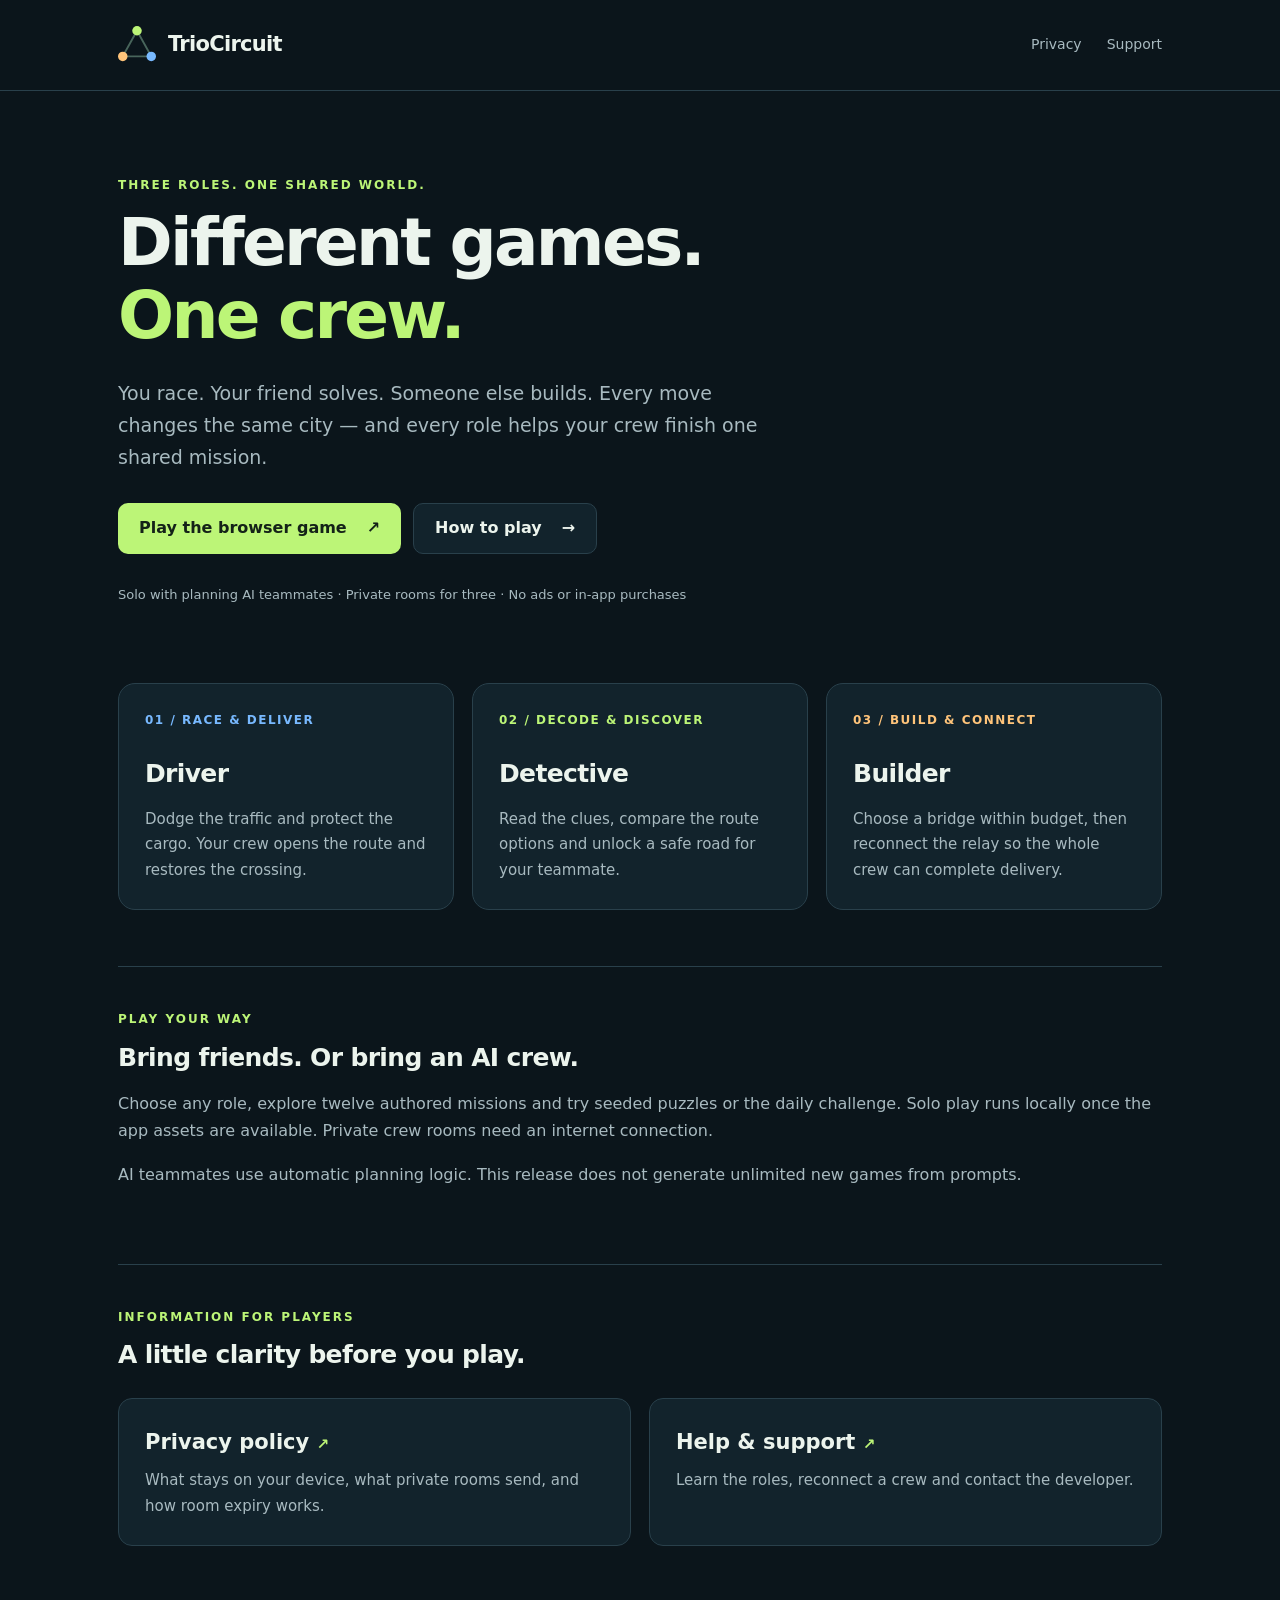
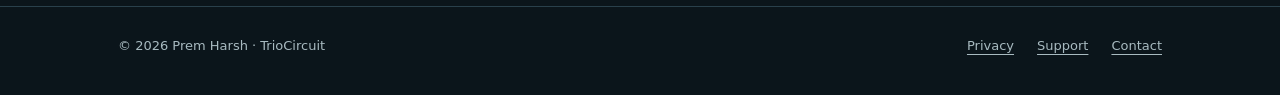
<file: index.html>
<!doctype html>
<html lang="en"><head><meta charset="utf-8"><meta name="viewport" content="width=device-width, initial-scale=1"><meta name="description" content="TrioCircuit: different games, one crew. Official game information, privacy policy and player support."><meta name="theme-color" content="#0b151b"><title>TrioCircuit — Different games. One crew.</title><link rel="stylesheet" href="./styles.css"></head><body>
<a class="skip" href="#main">Skip to content</a><header class="topbar"><div class="wrap"><a class="brand" href="./" aria-label="TrioCircuit home"><svg viewBox="0 0 40 40" aria-hidden="true"><path d="M20 5 35 32H5Z" fill="none" stroke="#48655b" stroke-width="2"/><circle cx="20" cy="5" r="5" fill="#bcf577"/><circle cx="35" cy="32" r="5" fill="#78b9ff"/><circle cx="5" cy="32" r="5" fill="#ffc47a"/></svg>TrioCircuit</a><nav class="nav" aria-label="Main navigation"><a href="./privacy.html">Privacy</a><a href="./support.html">Support</a></nav></div></header>
<main id="main" class="wrap"><section class="hero"><p class="eyebrow">Three roles. One shared world.</p><h1>Different games.<br><em>One crew.</em></h1><p class="intro">You race. Your friend solves. Someone else builds. Every move changes the same city — and every role helps your crew finish one shared mission.</p><div class="actions"><a class="button" href="https://triocircuit.premharsh-official.chatgpt.site/">Play the browser game <span aria-hidden="true">↗</span></a><a class="button secondary" href="./support.html">How to play <span aria-hidden="true">→</span></a></div><p class="tags">Solo with planning AI teammates · Private rooms for three · No ads or in-app purchases</p></section>
<section aria-label="Choose your role" class="cards"><div class="card" style="--accent:var(--blue)"><div class="number">01 / RACE &amp; DELIVER</div><h2>Driver</h2><p>Dodge the traffic and protect the cargo. Your crew opens the route and restores the crossing.</p></div><div class="card" style="--accent:var(--green)"><div class="number">02 / DECODE &amp; DISCOVER</div><h2>Detective</h2><p>Read the clues, compare the route options and unlock a safe road for your teammate.</p></div><div class="card" style="--accent:var(--orange)"><div class="number">03 / BUILD &amp; CONNECT</div><h2>Builder</h2><p>Choose a bridge within budget, then reconnect the relay so the whole crew can complete delivery.</p></div></section>
<section class="section"><p class="eyebrow">Play your way</p><h2>Bring friends. Or bring an AI crew.</h2><p class="muted">Choose any role, explore twelve authored missions and try seeded puzzles or the daily challenge. Solo play runs locally once the app assets are available. Private crew rooms need an internet connection.</p><p class="muted">AI teammates use automatic planning logic. This release does not generate unlimited new games from prompts.</p></section><section class="section"><p class="eyebrow">Information for players</p><h2>A little clarity before you play.</h2><div class="links"><a class="link-card" href="./privacy.html"><strong>Privacy policy <span aria-hidden="true" style="display:inline;color:var(--green)">↗</span></strong><span>What stays on your device, what private rooms send, and how room expiry works.</span></a><a class="link-card" href="./support.html"><strong>Help &amp; support <span aria-hidden="true" style="display:inline;color:var(--green)">↗</span></strong><span>Learn the roles, reconnect a crew and contact the developer.</span></a></div></section></main>
<footer class="footer"><div class="wrap"><span>© 2026 Prem Harsh · TrioCircuit</span><nav aria-label="Footer"><a href="./privacy.html">Privacy</a><a href="./support.html">Support</a><a href="mailto:premharsh.official@gmail.com">Contact</a></nav></div></footer></body></html>
</file>
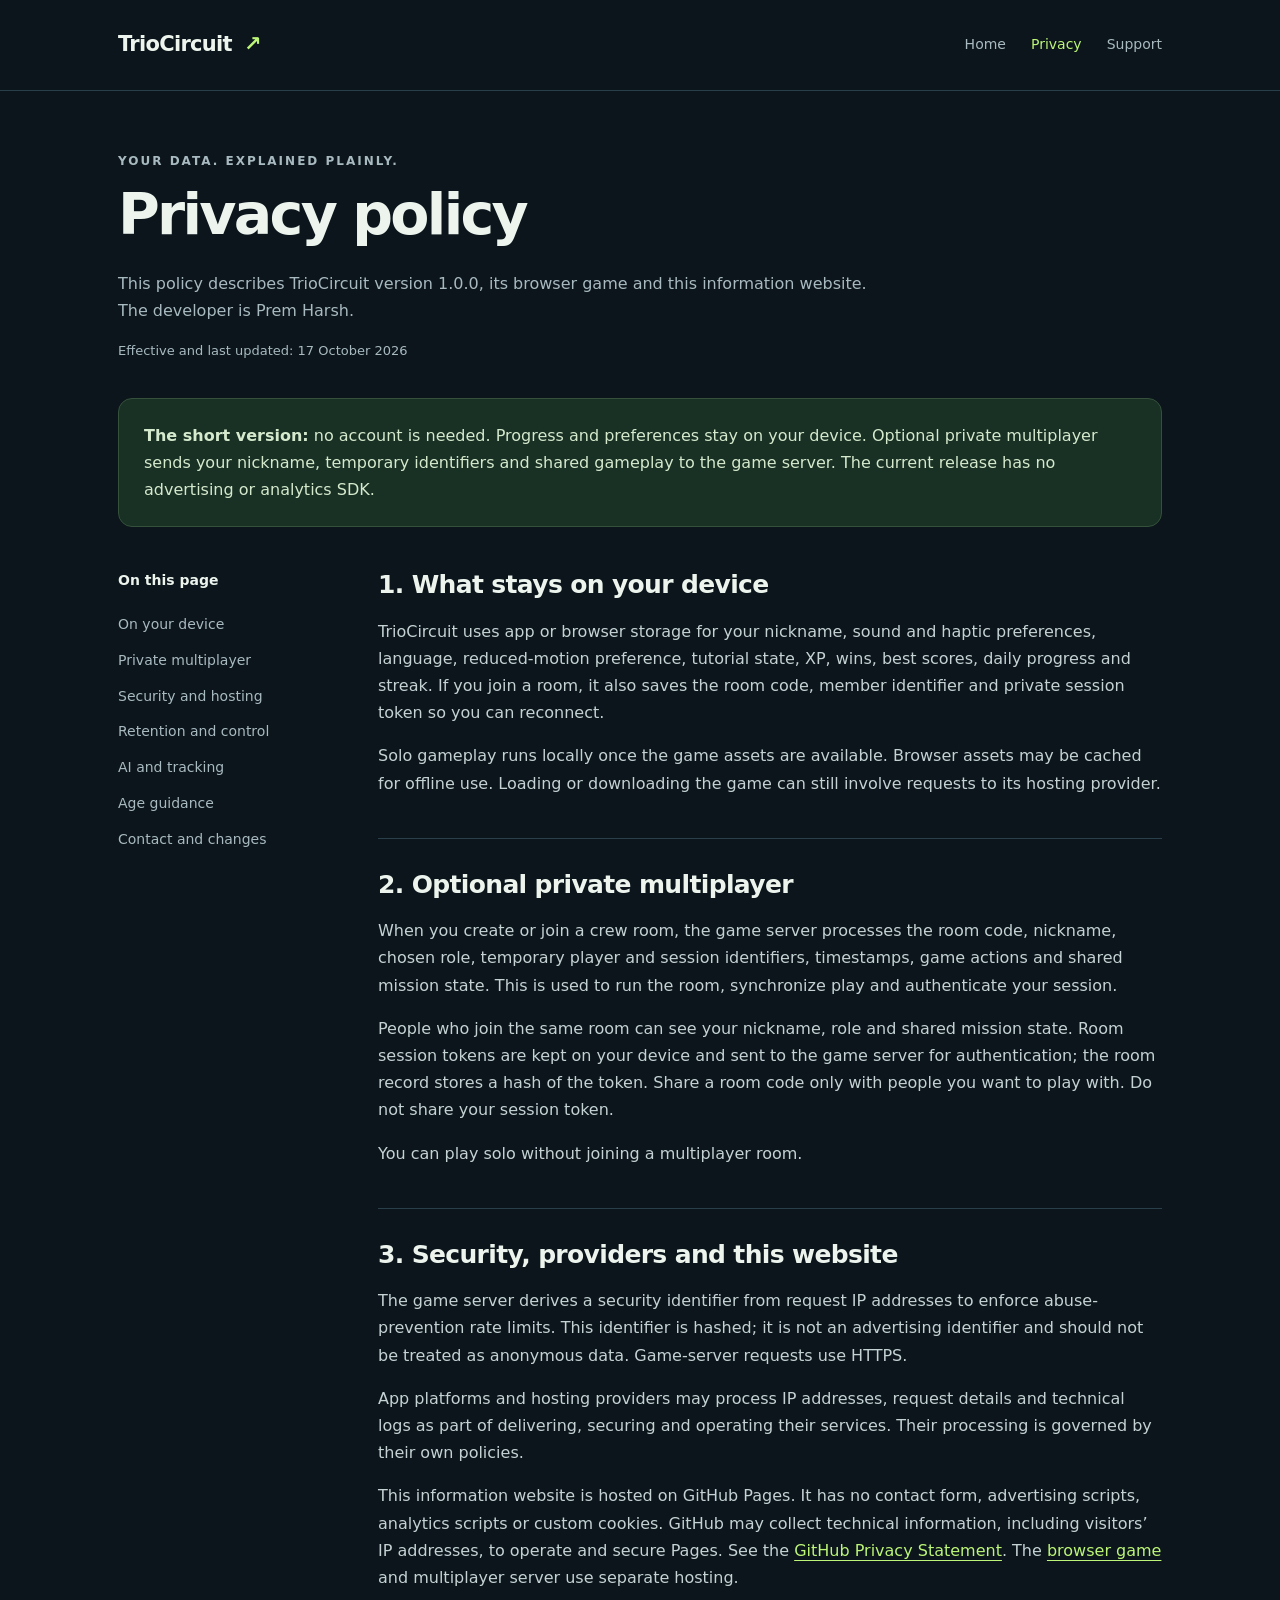
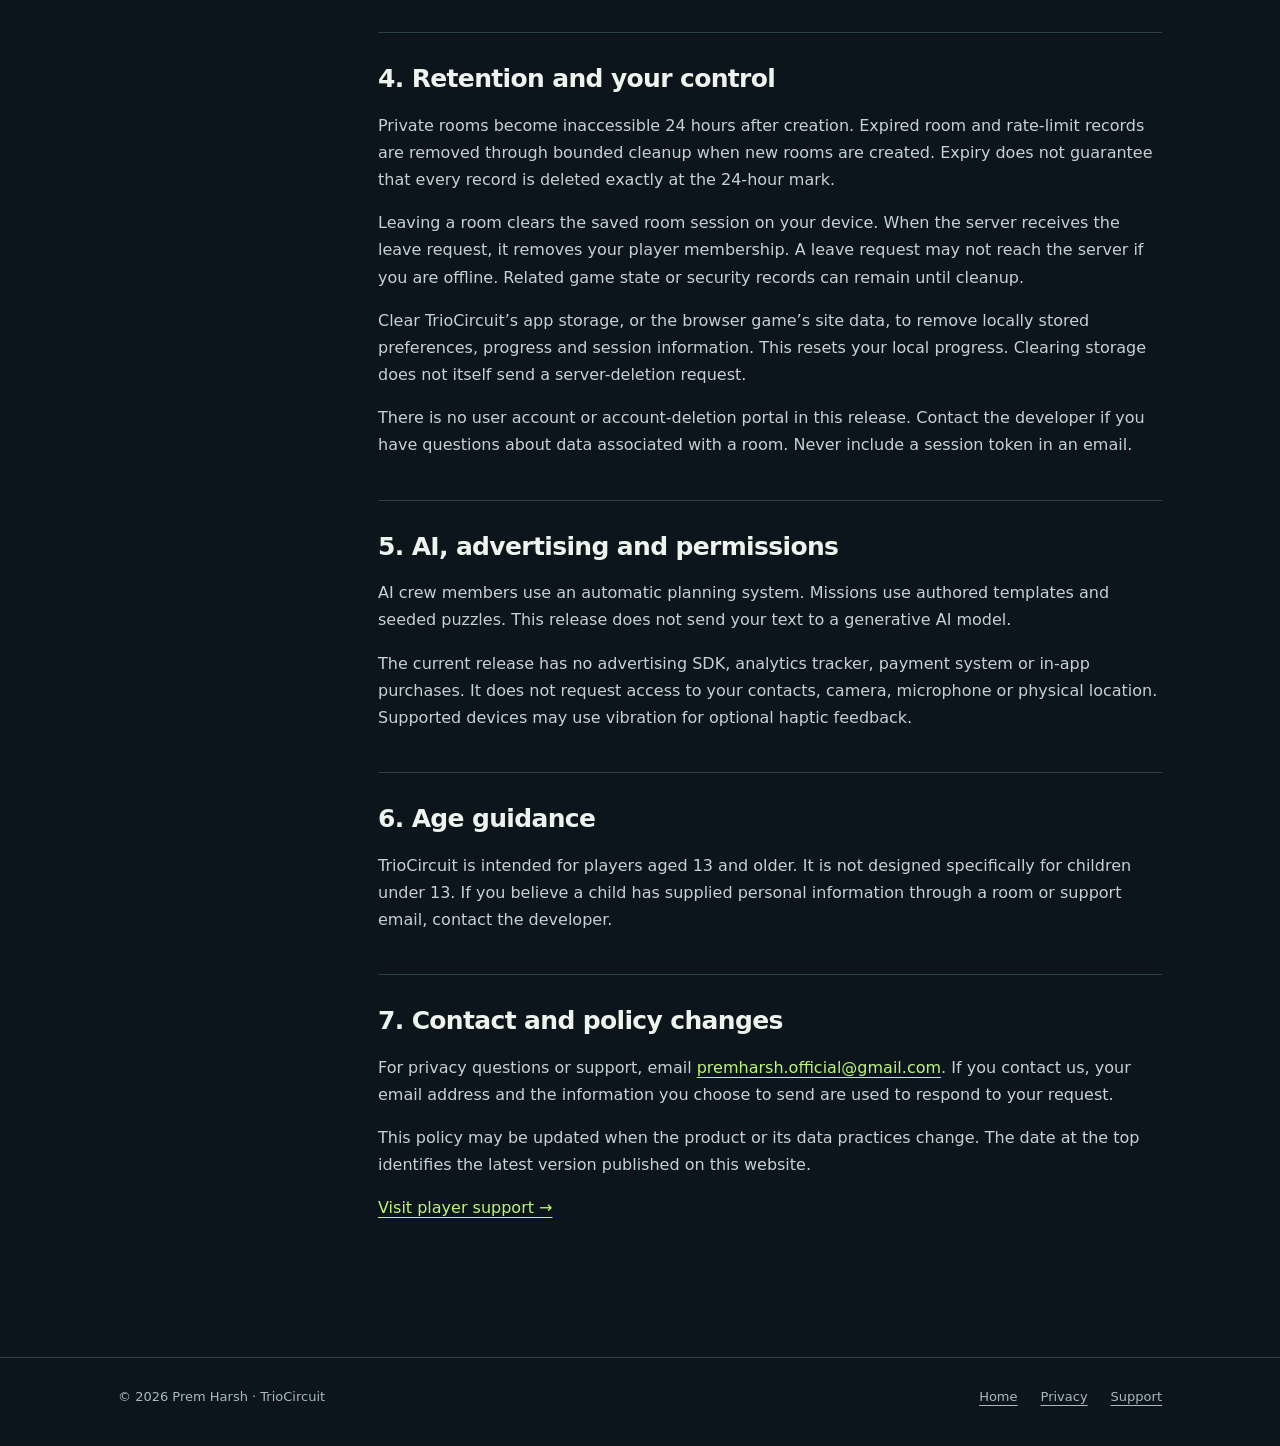
<file: privacy.html>
<!doctype html>
<html lang="en"><head><meta charset="utf-8"><meta name="viewport" content="width=device-width, initial-scale=1"><meta name="description" content="TrioCircuit privacy policy: local progress, optional multiplayer rooms, security identifiers, hosting and your choices."><meta name="theme-color" content="#0b151b"><title>Privacy Policy — TrioCircuit</title><link rel="stylesheet" href="./styles.css"></head><body>
<a class="skip" href="#main">Skip to content</a><header class="topbar"><div class="wrap"><a class="brand" href="./">TrioCircuit <span aria-hidden="true" style="color:var(--green)">↗</span></a><nav class="nav" aria-label="Main navigation"><a href="./">Home</a><a href="./privacy.html" aria-current="page">Privacy</a><a href="./support.html">Support</a></nav></div></header>
<main id="main" class="wrap"><div class="page-head"><p class="eyebrow">Your data. Explained plainly.</p><h1>Privacy policy</h1><p>This policy describes TrioCircuit version 1.0.0, its browser game and this information website. The developer is Prem Harsh.</p><div class="meta">Effective and last updated: 17 October 2026</div></div><div class="summary"><p><strong>The short version:</strong> no account is needed. Progress and preferences stay on your device. Optional private multiplayer sends your nickname, temporary identifiers and shared gameplay to the game server. The current release has no advertising or analytics SDK.</p></div>
<div class="document-layout"><nav class="toc" aria-label="Policy contents"><strong>On this page</strong><a href="#local">On your device</a><a href="#rooms">Private multiplayer</a><a href="#security">Security and hosting</a><a href="#retention">Retention and control</a><a href="#ai">AI and tracking</a><a href="#children">Age guidance</a><a href="#contact">Contact and changes</a></nav><article>
<section id="local"><h2>1. What stays on your device</h2><p>TrioCircuit uses app or browser storage for your nickname, sound and haptic preferences, language, reduced-motion preference, tutorial state, XP, wins, best scores, daily progress and streak. If you join a room, it also saves the room code, member identifier and private session token so you can reconnect.</p><p>Solo gameplay runs locally once the game assets are available. Browser assets may be cached for offline use. Loading or downloading the game can still involve requests to its hosting provider.</p></section>
<section id="rooms"><h2>2. Optional private multiplayer</h2><p>When you create or join a crew room, the game server processes the room code, nickname, chosen role, temporary player and session identifiers, timestamps, game actions and shared mission state. This is used to run the room, synchronize play and authenticate your session.</p><p>People who join the same room can see your nickname, role and shared mission state. Room session tokens are kept on your device and sent to the game server for authentication; the room record stores a hash of the token. Share a room code only with people you want to play with. Do not share your session token.</p><p>You can play solo without joining a multiplayer room.</p></section>
<section id="security"><h2>3. Security, providers and this website</h2><p>The game server derives a security identifier from request IP addresses to enforce abuse-prevention rate limits. This identifier is hashed; it is not an advertising identifier and should not be treated as anonymous data. Game-server requests use HTTPS.</p><p>App platforms and hosting providers may process IP addresses, request details and technical logs as part of delivering, securing and operating their services. Their processing is governed by their own policies.</p><p>This information website is hosted on GitHub Pages. It has no contact form, advertising scripts, analytics scripts or custom cookies. GitHub may collect technical information, including visitors’ IP addresses, to operate and secure Pages. See the <a href="https://docs.github.com/en/site-policy/privacy-policies/github-privacy-statement">GitHub Privacy Statement</a>. The <a href="https://triocircuit.premharsh-official.chatgpt.site/">browser game</a> and multiplayer server use separate hosting.</p></section>
<section id="retention"><h2>4. Retention and your control</h2><p>Private rooms become inaccessible 24 hours after creation. Expired room and rate-limit records are removed through bounded cleanup when new rooms are created. Expiry does not guarantee that every record is deleted exactly at the 24-hour mark.</p><p>Leaving a room clears the saved room session on your device. When the server receives the leave request, it removes your player membership. A leave request may not reach the server if you are offline. Related game state or security records can remain until cleanup.</p><p>Clear TrioCircuit’s app storage, or the browser game’s site data, to remove locally stored preferences, progress and session information. This resets your local progress. Clearing storage does not itself send a server-deletion request.</p><p>There is no user account or account-deletion portal in this release. Contact the developer if you have questions about data associated with a room. Never include a session token in an email.</p></section>
<section id="ai"><h2>5. AI, advertising and permissions</h2><p>AI crew members use an automatic planning system. Missions use authored templates and seeded puzzles. This release does not send your text to a generative AI model.</p><p>The current release has no advertising SDK, analytics tracker, payment system or in-app purchases. It does not request access to your contacts, camera, microphone or physical location. Supported devices may use vibration for optional haptic feedback.</p></section>
<section id="children"><h2>6. Age guidance</h2><p>TrioCircuit is intended for players aged 13 and older. It is not designed specifically for children under 13. If you believe a child has supplied personal information through a room or support email, contact the developer.</p></section>
<section id="contact"><h2>7. Contact and policy changes</h2><p>For privacy questions or support, email <a href="mailto:premharsh.official@gmail.com">premharsh.official@gmail.com</a>. If you contact us, your email address and the information you choose to send are used to respond to your request.</p><p>This policy may be updated when the product or its data practices change. The date at the top identifies the latest version published on this website.</p><p><a href="./support.html">Visit player support →</a></p></section>
</article></div></main><footer class="footer"><div class="wrap"><span>© 2026 Prem Harsh · TrioCircuit</span><nav aria-label="Footer"><a href="./">Home</a><a href="./privacy.html">Privacy</a><a href="./support.html">Support</a></nav></div></footer></body></html>
</file>
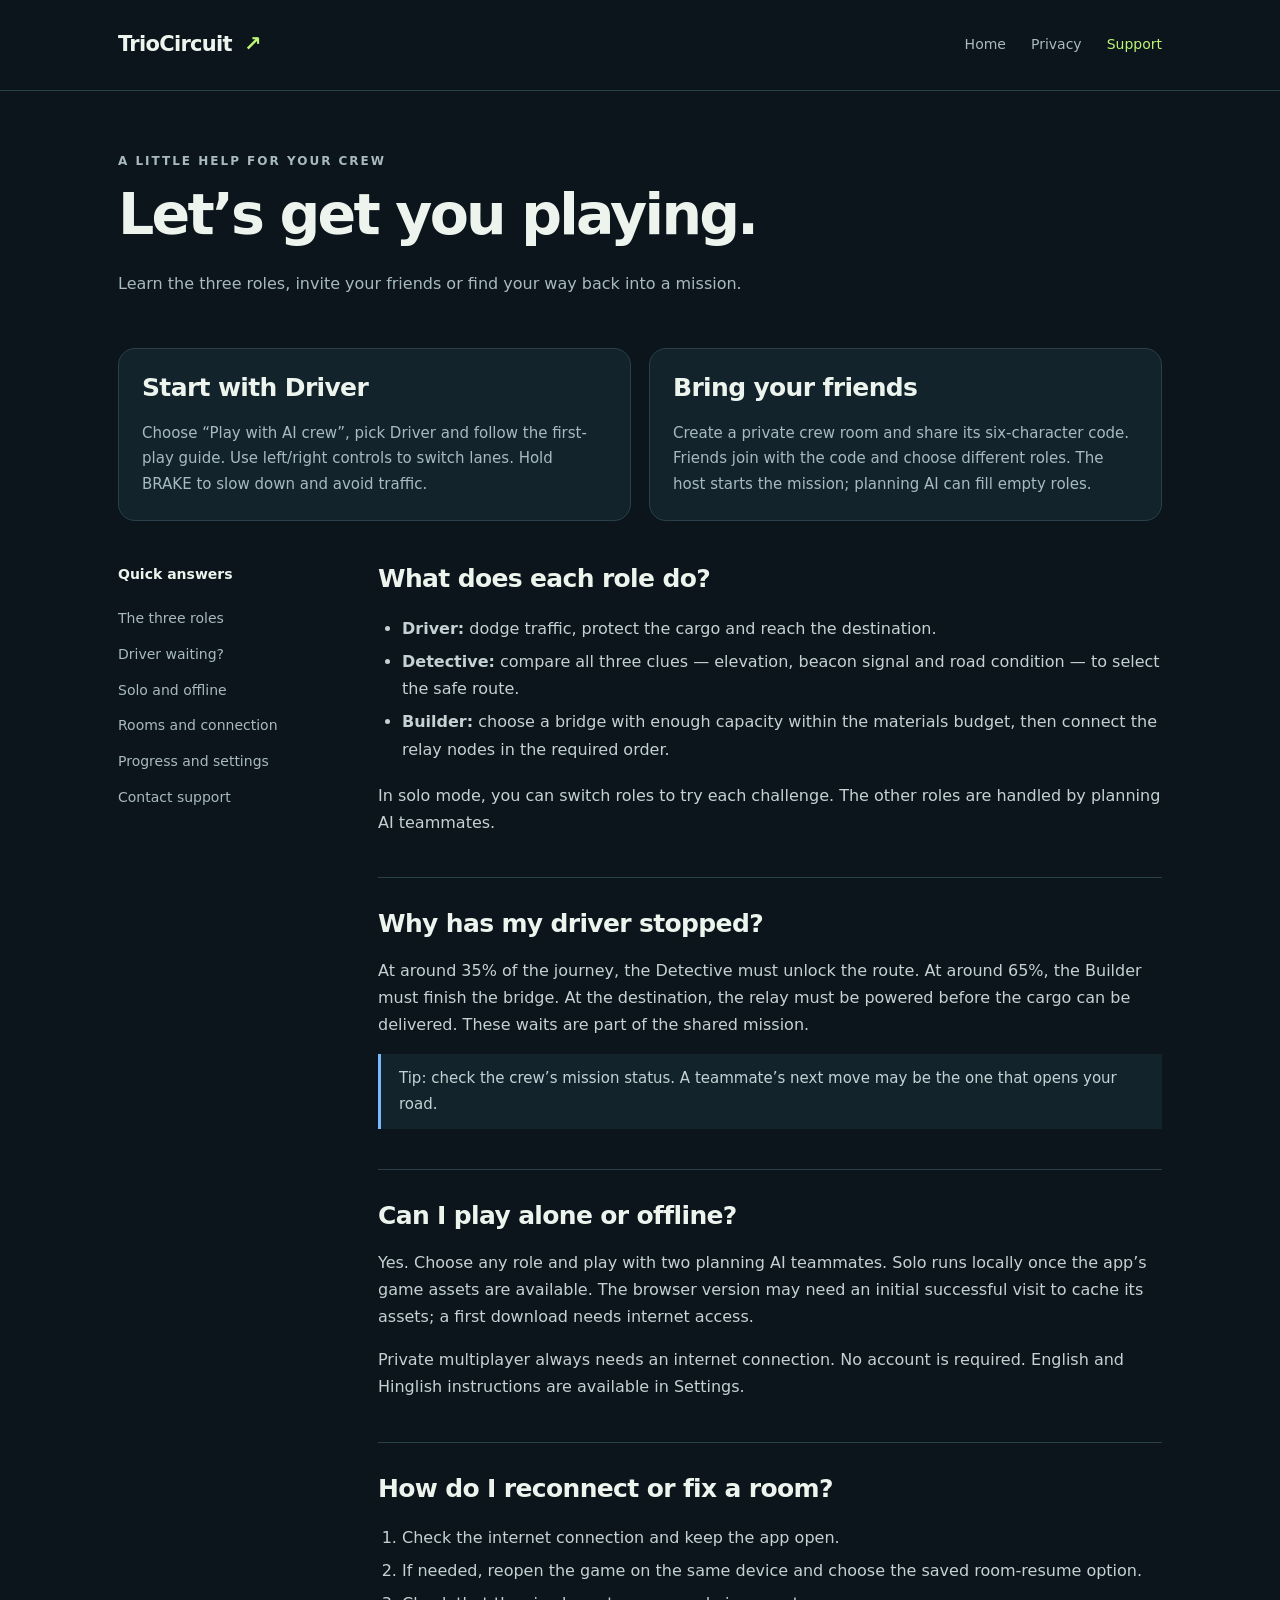
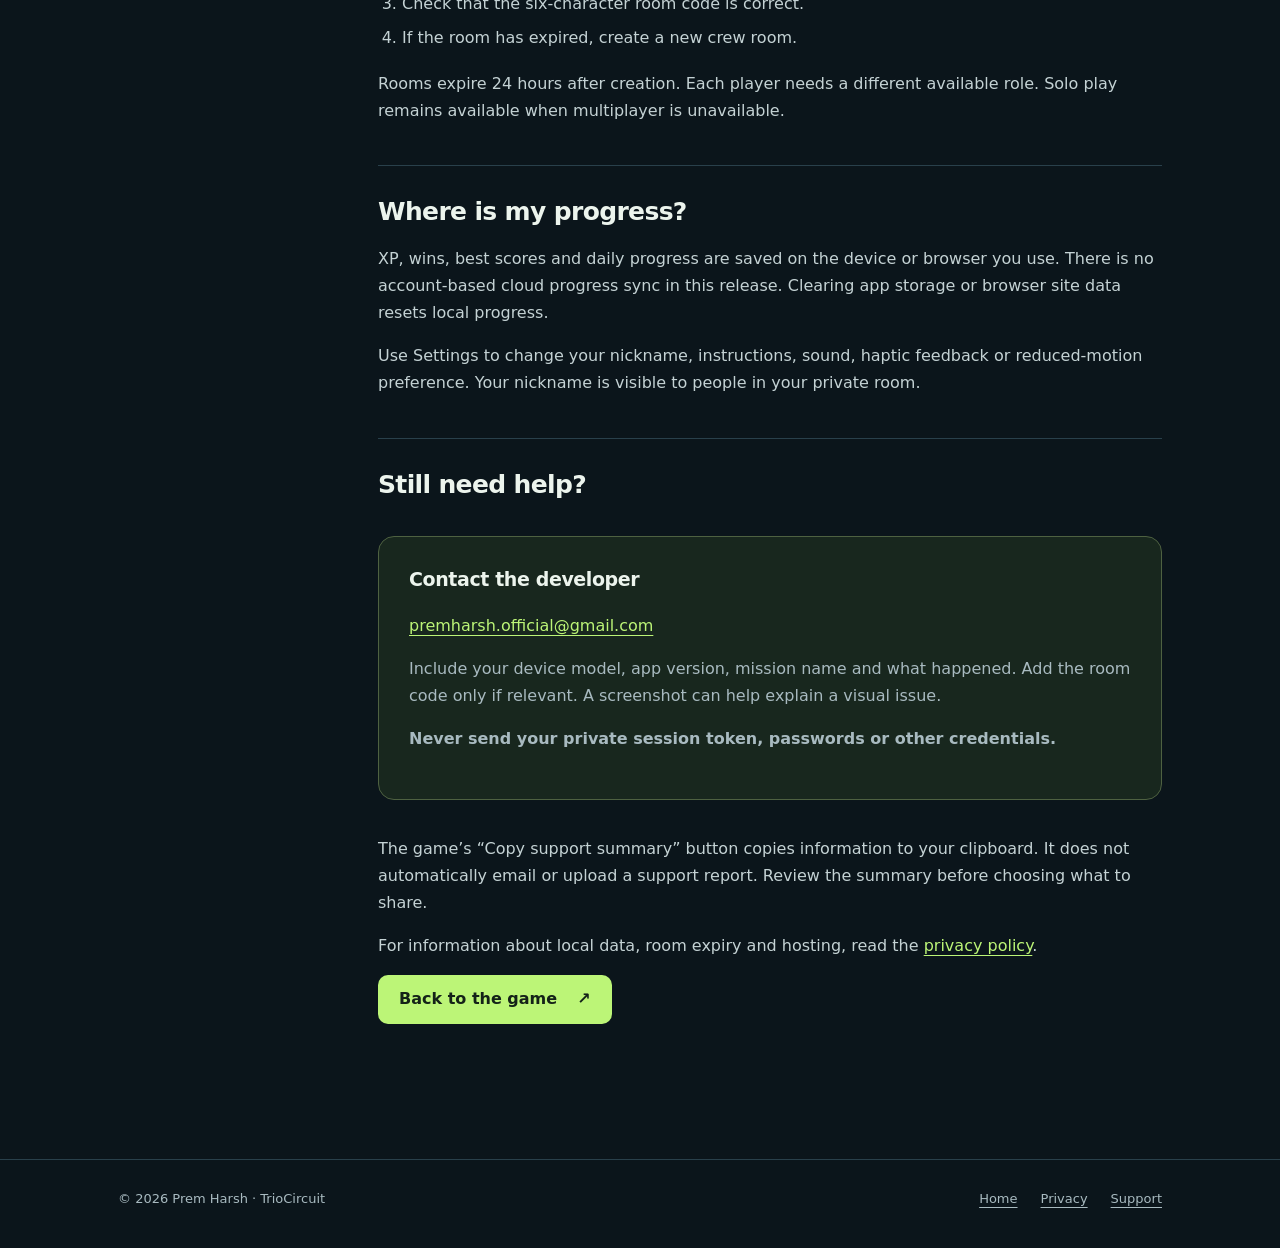
<file: support.html>
<!doctype html>
<html lang="en"><head><meta charset="utf-8"><meta name="viewport" content="width=device-width, initial-scale=1"><meta name="description" content="TrioCircuit player support: controls, private crew rooms, offline play, reconnection and contacting the developer."><meta name="theme-color" content="#0b151b"><title>Help &amp; Support — TrioCircuit</title><link rel="stylesheet" href="./styles.css"></head><body>
<a class="skip" href="#main">Skip to content</a><header class="topbar"><div class="wrap"><a class="brand" href="./">TrioCircuit <span aria-hidden="true" style="color:var(--green)">↗</span></a><nav class="nav" aria-label="Main navigation"><a href="./">Home</a><a href="./privacy.html">Privacy</a><a href="./support.html" aria-current="page">Support</a></nav></div></header>
<main id="main" class="wrap"><div class="page-head"><p class="eyebrow">A little help for your crew</p><h1>Let’s get you playing.</h1><p>Learn the three roles, invite your friends or find your way back into a mission.</p></div><div class="help-grid"><section class="card" style="--accent:var(--blue)"><h2>Start with Driver</h2><p>Choose “Play with AI crew”, pick Driver and follow the first-play guide. Use left/right controls to switch lanes. Hold BRAKE to slow down and avoid traffic.</p></section><section class="card" style="--accent:var(--green)"><h2>Bring your friends</h2><p>Create a private crew room and share its six-character code. Friends join with the code and choose different roles. The host starts the mission; planning AI can fill empty roles.</p></section></div>
<div class="document-layout"><nav class="toc" aria-label="Support contents"><strong>Quick answers</strong><a href="#roles">The three roles</a><a href="#stopped">Driver waiting?</a><a href="#solo">Solo and offline</a><a href="#connection">Rooms and connection</a><a href="#progress">Progress and settings</a><a href="#contact">Contact support</a></nav><article>
<section id="roles"><h2>What does each role do?</h2><ul><li><strong>Driver:</strong> dodge traffic, protect the cargo and reach the destination.</li><li><strong>Detective:</strong> compare all three clues — elevation, beacon signal and road condition — to select the safe route.</li><li><strong>Builder:</strong> choose a bridge with enough capacity within the materials budget, then connect the relay nodes in the required order.</li></ul><p>In solo mode, you can switch roles to try each challenge. The other roles are handled by planning AI teammates.</p></section>
<section id="stopped"><h2>Why has my driver stopped?</h2><p>At around 35% of the journey, the Detective must unlock the route. At around 65%, the Builder must finish the bridge. At the destination, the relay must be powered before the cargo can be delivered. These waits are part of the shared mission.</p><p class="note">Tip: check the crew’s mission status. A teammate’s next move may be the one that opens your road.</p></section>
<section id="solo"><h2>Can I play alone or offline?</h2><p>Yes. Choose any role and play with two planning AI teammates. Solo runs locally once the app’s game assets are available. The browser version may need an initial successful visit to cache its assets; a first download needs internet access.</p><p>Private multiplayer always needs an internet connection. No account is required. English and Hinglish instructions are available in Settings.</p></section>
<section id="connection"><h2>How do I reconnect or fix a room?</h2><ol><li>Check the internet connection and keep the app open.</li><li>If needed, reopen the game on the same device and choose the saved room-resume option.</li><li>Check that the six-character room code is correct.</li><li>If the room has expired, create a new crew room.</li></ol><p>Rooms expire 24 hours after creation. Each player needs a different available role. Solo play remains available when multiplayer is unavailable.</p></section>
<section id="progress"><h2>Where is my progress?</h2><p>XP, wins, best scores and daily progress are saved on the device or browser you use. There is no account-based cloud progress sync in this release. Clearing app storage or browser site data resets local progress.</p><p>Use Settings to change your nickname, instructions, sound, haptic feedback or reduced-motion preference. Your nickname is visible to people in your private room.</p></section>
<section id="contact"><h2>Still need help?</h2><div class="contact"><h3>Contact the developer</h3><p><a href="mailto:premharsh.official@gmail.com?subject=TrioCircuit%20support">premharsh.official@gmail.com</a></p><p>Include your device model, app version, mission name and what happened. Add the room code only if relevant. A screenshot can help explain a visual issue.</p><p><strong>Never send your private session token, passwords or other credentials.</strong></p></div><p>The game’s “Copy support summary” button copies information to your clipboard. It does not automatically email or upload a support report. Review the summary before choosing what to share.</p><p>For information about local data, room expiry and hosting, read the <a href="./privacy.html">privacy policy</a>.</p><p><a class="button" href="https://triocircuit.premharsh-official.chatgpt.site/">Back to the game <span aria-hidden="true">↗</span></a></p></section>
</article></div></main><footer class="footer"><div class="wrap"><span>© 2026 Prem Harsh · TrioCircuit</span><nav aria-label="Footer"><a href="./">Home</a><a href="./privacy.html">Privacy</a><a href="./support.html">Support</a></nav></div></footer></body></html>
</file>
<file: styles.css>
:root{color-scheme:dark;--bg:#0b151b;--panel:#12232c;--text:#ecf4ed;--muted:#a8bac0;--line:#29404b;--green:#bcf577;--blue:#78b9ff;--orange:#ffc47a}*{box-sizing:border-box}html{scroll-behavior:smooth;scroll-padding-top:6rem}body{margin:0;background:var(--bg);color:var(--text);font:16px/1.7 system-ui,-apple-system,BlinkMacSystemFont,"Segoe UI",sans-serif}a{color:var(--green);text-underline-offset:4px}a:hover{color:#ddffba}a:focus-visible{outline:3px solid var(--blue);outline-offset:5px;border-radius:3px}.skip{position:absolute;left:1rem;top:-6rem;z-index:10;background:var(--green);color:var(--bg);padding:.6rem 1rem}.skip:focus{top:.5rem}.wrap{max-width:1100px;margin:auto;padding:0 28px}.topbar{border-bottom:1px solid var(--line)}.topbar .wrap{min-height:90px;display:flex;align-items:center;justify-content:space-between;gap:24px}.brand{display:inline-flex;align-items:center;gap:12px;font-size:21px;font-weight:800;letter-spacing:-.7px;text-decoration:none;color:var(--text)}.brand svg{width:38px;height:38px;flex:none}.nav{display:flex;gap:25px;align-items:center}.nav a{font-size:14px;color:var(--muted);text-decoration:none}.nav a[aria-current=page]{color:var(--green)}.eyebrow{font-size:12px;letter-spacing:2px;font-weight:750;text-transform:uppercase;color:var(--green)}h1,h2,h3,p{margin-top:0}h1{font-size:clamp(36px,5.5vw,66px);line-height:1.1;letter-spacing:-2.7px;margin-bottom:24px;max-width:850px}h2{font-size:25px;line-height:1.3;letter-spacing:-.65px;margin-bottom:16px}h3{font-size:19px;line-height:1.35;letter-spacing:-.4px}.muted{color:var(--muted)}.hero{padding:84px 0 64px}.hero .intro{max-width:660px;font-size:19px;color:var(--muted)}.hero em{color:var(--green);font-style:normal}.actions{display:flex;flex-wrap:wrap;gap:12px;margin:30px 0}.button{display:inline-flex;align-items:center;justify-content:center;gap:20px;padding:13px 21px;border-radius:10px;font-weight:750;text-decoration:none;background:var(--green);color:#142218;line-height:1.4}.button:hover{background:#d3ffa1;color:#142218}.button.secondary{background:var(--panel);color:var(--text);border:1px solid var(--line)}.tags{font-size:13px;color:var(--muted)}.cards{display:grid;grid-template-columns:repeat(3,minmax(0,1fr));gap:18px;margin-bottom:56px}.card{border:1px solid var(--line);background:var(--panel);border-radius:17px;padding:26px}.card p{font-size:15px;color:var(--muted);margin-bottom:0}.number{color:var(--accent,var(--green));font-size:12px;letter-spacing:1.5px;font-weight:750;margin-bottom:28px}.card h3{color:var(--accent,var(--green))}.section{padding:42px 0 60px;border-top:1px solid var(--line)}.links{display:grid;grid-template-columns:1fr 1fr;gap:18px;margin-top:26px}.link-card{display:block;border:1px solid var(--line);padding:26px;border-radius:14px;background:var(--panel);color:var(--text);text-decoration:none}.link-card:hover{border-color:var(--green);color:var(--text)}.link-card strong{font-size:21px}.link-card span{display:block;color:var(--muted);font-size:15px;margin-top:8px}.page-head{padding:60px 0 35px}.page-head h1{font-size:clamp(37px,5vw,57px)}.page-head p{max-width:750px;color:var(--muted)}.meta{font-size:13px;color:var(--muted)}.summary{background:#193024;border:1px solid #35513b;padding:23px 25px;border-radius:14px;margin:0 0 42px}.summary p{margin:0;color:#d5e9cd}.document-layout{display:grid;grid-template-columns:210px minmax(0,1fr);gap:50px;padding-bottom:64px}.toc{align-self:start;position:sticky;top:25px;font-size:14px}.toc strong{display:block;margin-bottom:14px}.toc a{display:block;color:var(--muted);text-decoration:none;padding:6px 0}.toc a:hover{color:var(--green)}article{min-width:0}article section{border-bottom:1px solid var(--line);padding-bottom:25px;margin-bottom:30px}article section:last-child{border:0}article p,article li{color:#c4d2d4}article a{overflow-wrap:anywhere}article ul,article ol{padding-left:24px}article li{padding:3px 0}.note{border-left:3px solid var(--blue);padding:12px 18px;background:var(--panel);font-size:15px}.help-grid{display:grid;grid-template-columns:1fr 1fr;gap:18px;margin-bottom:42px}.help-grid .card{padding:23px}.contact{padding:30px;border:1px solid #4e6141;background:#18271e;border-radius:16px;margin:35px 0}.contact p{color:var(--muted)}.contact a{overflow-wrap:anywhere}.footer{border-top:1px solid var(--line);padding:28px 0 38px;color:var(--muted);font-size:13px}.footer .wrap{display:flex;justify-content:space-between;gap:20px;flex-wrap:wrap}.footer nav{display:flex;gap:23px}.footer a{color:var(--muted)}@media(max-width:760px){.wrap{padding:0 20px}.topbar .wrap{min-height:78px;gap:14px;flex-wrap:wrap;padding-top:15px;padding-bottom:15px}.brand{font-size:20px}.nav{gap:19px}.hero{padding:52px 0 35px}h1{letter-spacing:-1.8px}.hero .intro{font-size:17px}.cards{grid-template-columns:1fr;gap:12px;margin-bottom:36px}.card{padding:23px}.number{margin-bottom:13px}.links,.help-grid{grid-template-columns:1fr}.section{padding:30px 0 45px}.page-head{padding:42px 0 24px}.document-layout{display:block;padding-bottom:35px}.toc{position:static;display:flex;flex-wrap:wrap;gap:5px 18px;border-bottom:1px solid var(--line);padding-bottom:22px;margin-bottom:32px}.toc strong{flex-basis:100%;margin-bottom:3px}.toc a{padding:4px 0}.summary{padding:20px;margin-bottom:28px}.contact{padding:23px}.footer nav{flex-wrap:wrap}}@media(prefers-reduced-motion:reduce){html{scroll-behavior:auto}}
</file>
